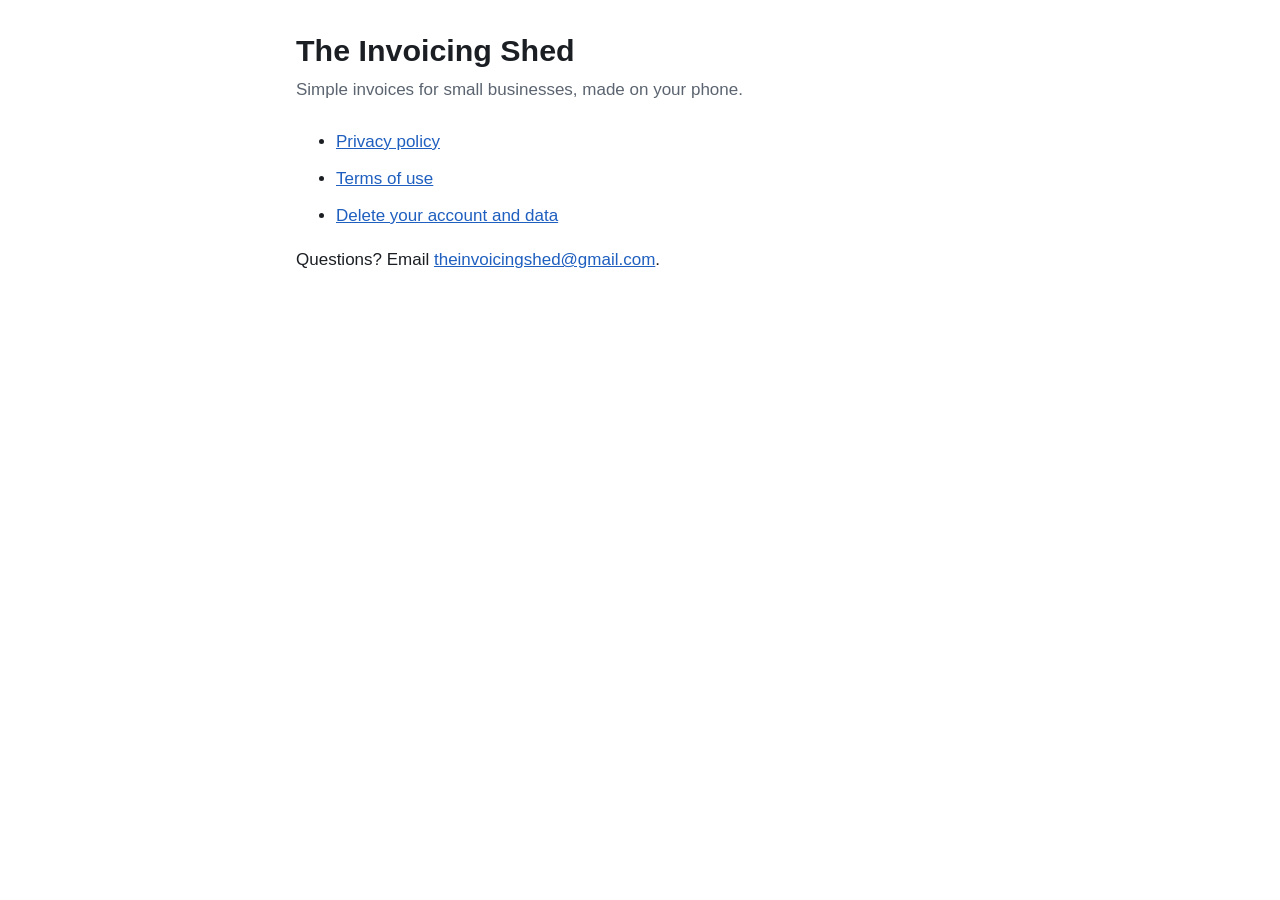
<file: index.html>
<!doctype html>
<html lang="en-GB">
<head>
  <meta charset="utf-8">
  <meta name="viewport" content="width=device-width, initial-scale=1">
  <title>The Invoicing Shed policies</title>
  <link rel="stylesheet" href="style.css">
</head>
<body>
<main>
  <h1>The Invoicing Shed</h1>
  <p class="updated">Simple invoices for small businesses, made on your phone.</p>
  <ul>
    <li><a href="privacy.html">Privacy policy</a></li>
    <li><a href="terms.html">Terms of use</a></li>
    <li><a href="delete-account.html">Delete your account and data</a></li>
  </ul>
  <p>Questions? Email <a href="mailto:theinvoicingshed@gmail.com">theinvoicingshed@gmail.com</a>.</p>
</main>
</body>
</html>
</file>
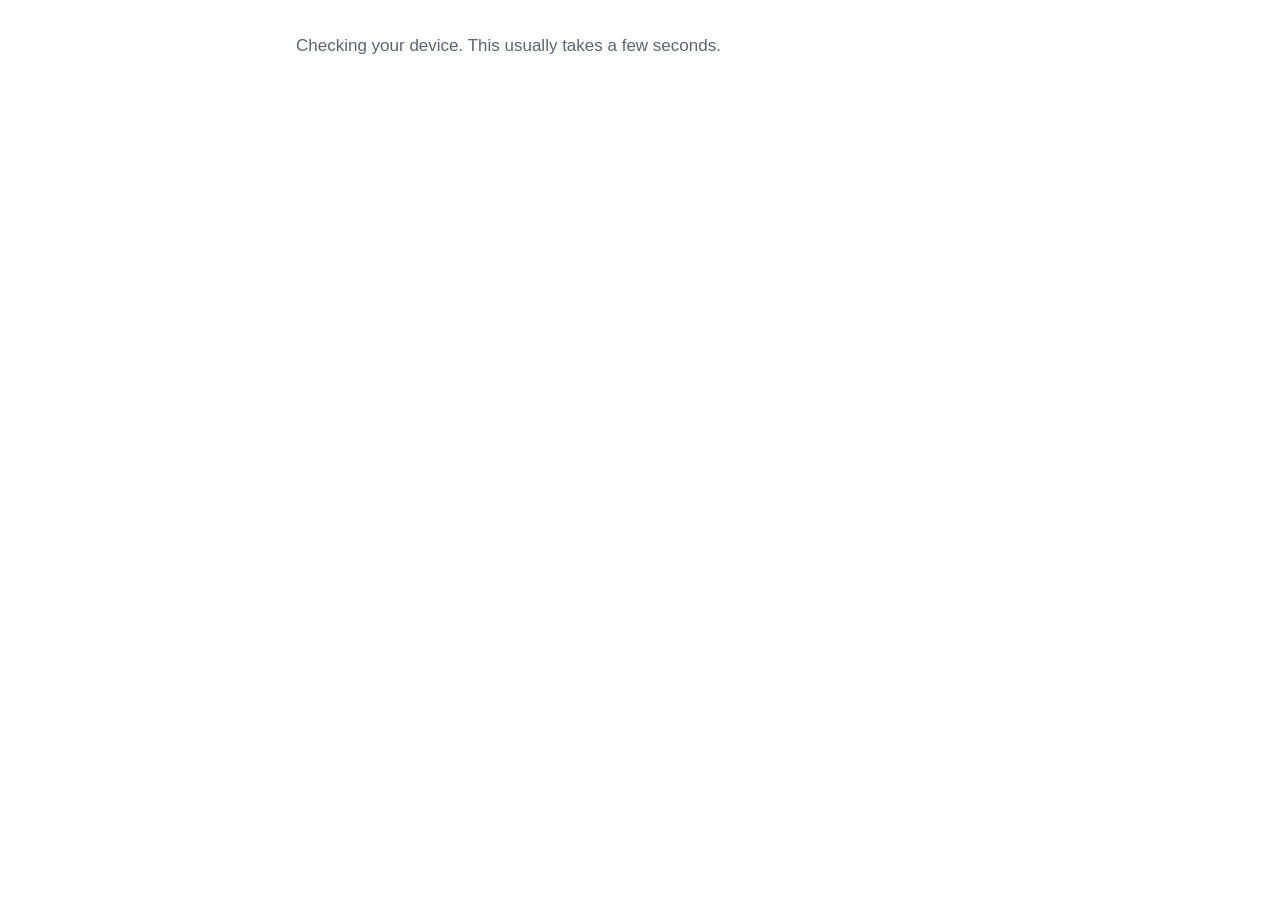
<file: captcha.html>
<!doctype html>
<html lang="en-GB">
<head>
  <meta charset="utf-8">
  <meta name="viewport" content="width=device-width, initial-scale=1">
  <meta name="referrer" content="no-referrer">
  <meta http-equiv="Content-Security-Policy" content="default-src 'none'; script-src 'self' https://challenges.cloudflare.com; frame-src https://challenges.cloudflare.com; connect-src https://challenges.cloudflare.com; style-src 'self'; img-src 'self' data:">
  <title>Robot check - The Invoicing Shed</title>
  <link rel="stylesheet" href="style.css">
</head>
<body>
<main>
  <!-- The Invoicing Shed app opens this page to run Cloudflare Turnstile before sign-in. -->
  <div id="widget"></div>
  <p id="note" class="updated">Checking your device. This usually takes a few seconds.</p>
</main>
<script src="captcha.js"></script>
<script src="https://challenges.cloudflare.com/turnstile/v0/api.js?onload=startCaptcha&amp;render=explicit" async defer></script>
</body>
</html>
</file>
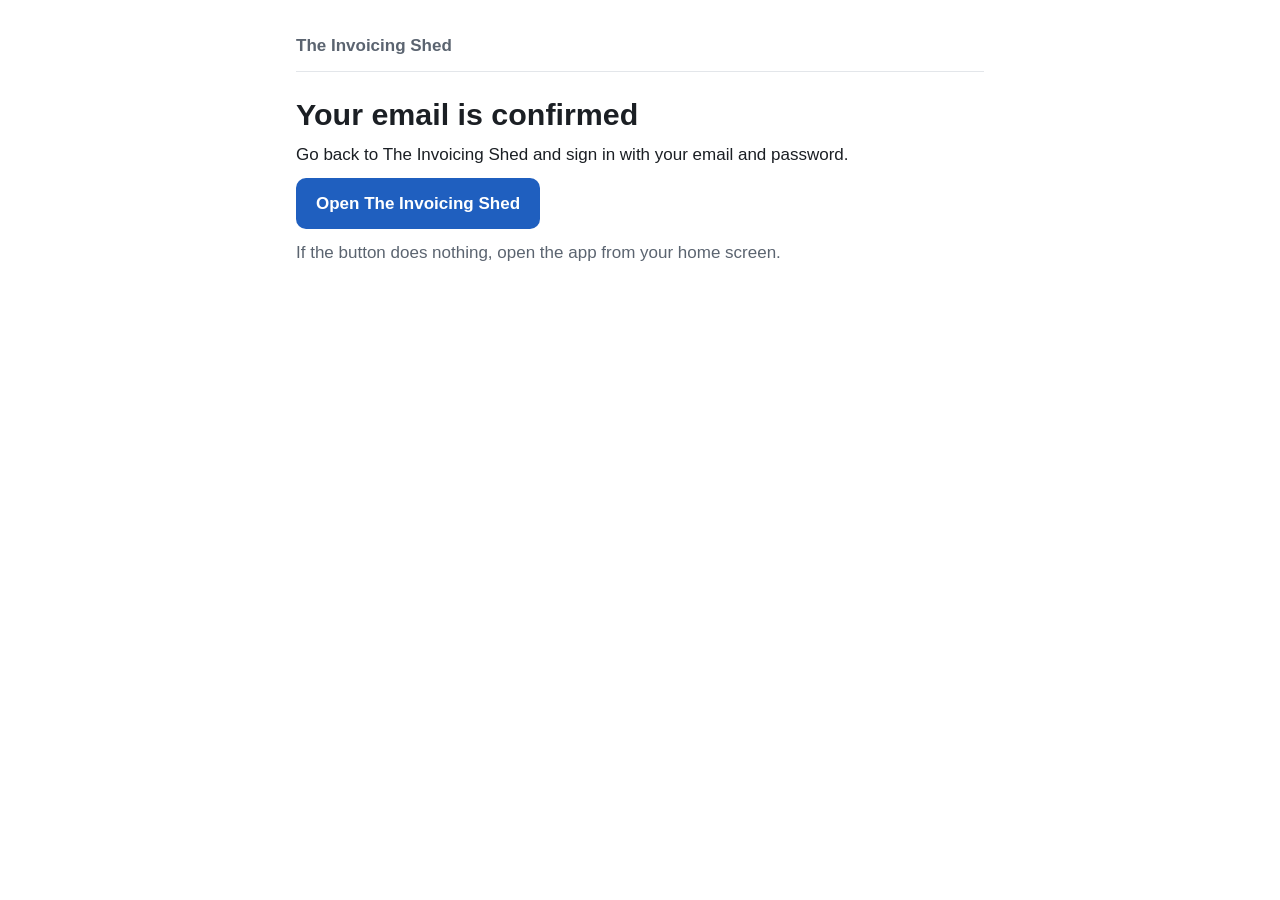
<file: confirmed.html>
<!doctype html>
<html lang="en-GB">
<head>
  <meta charset="utf-8">
  <meta name="viewport" content="width=device-width, initial-scale=1">
  <meta name="referrer" content="no-referrer">
  <title>Email confirmed - The Invoicing Shed</title>
  <link rel="stylesheet" href="style.css">
  <script>
    // Supabase adds sign-in details after the # in this page's address.
    // Remove them straight away so they are not kept in the browser history.
    var failed = /error/.test(location.hash);
    if (location.hash) history.replaceState(null, '', location.pathname);
  </script>
</head>
<body>
<main>
  <header class="site"><a href="index.html">The Invoicing Shed</a></header>

  <div id="ok">
    <h1>Your email is confirmed</h1>
    <p>Go back to The Invoicing Shed and sign in with your email and password.</p>
    <p><a class="button" href="theinvoicingshed://settings/account">Open The Invoicing Shed</a></p>
    <p class="updated">If the button does nothing, open the app from your home screen.</p>
  </div>

  <div id="failed" hidden>
    <h1>This link has expired</h1>
    <p>Confirmation links only work once and for a limited time. Open The Invoicing Shed and create your account again, or sign in if you already confirmed it.</p>
    <p><a class="button" href="theinvoicingshed://settings/account">Open The Invoicing Shed</a></p>
  </div>
  <script>
    if (failed) {
      document.getElementById('ok').hidden = true;
      document.getElementById('failed').hidden = false;
    }
  </script>
</main>
</body>
</html>
</file>
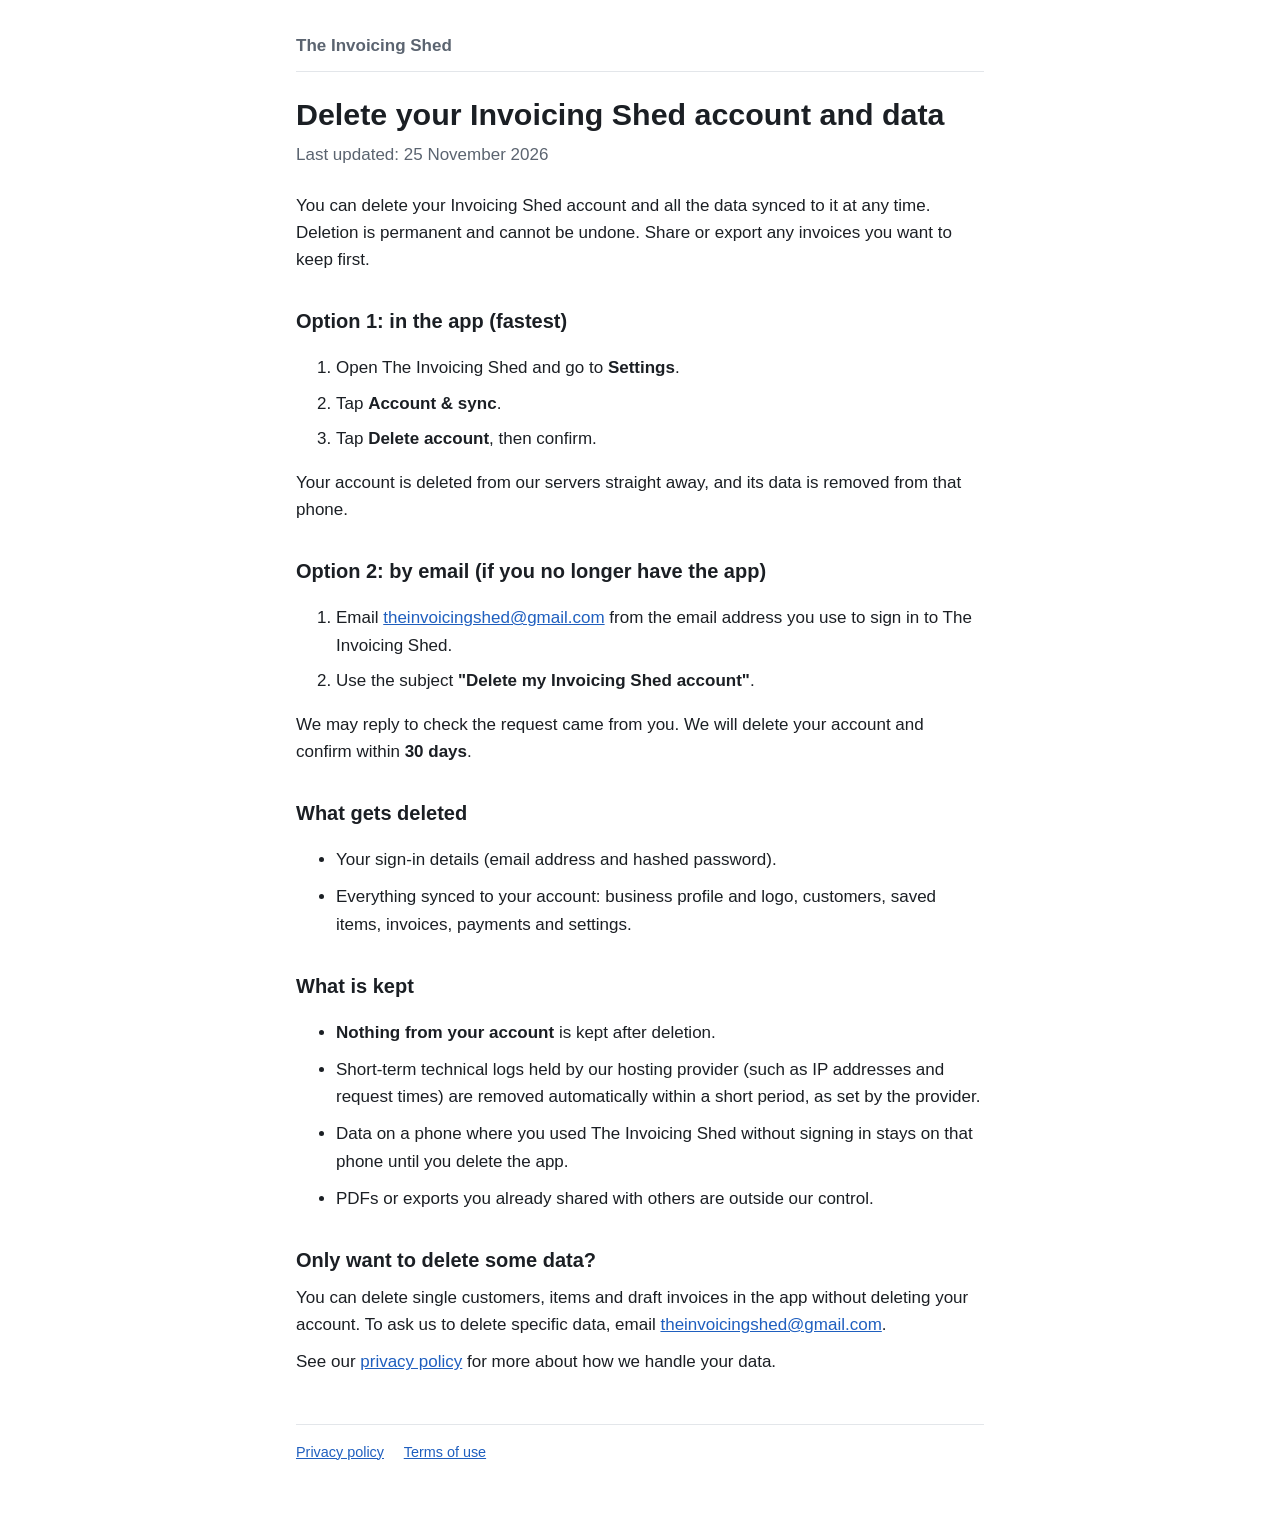
<file: delete-account.html>
<!doctype html>
<html lang="en-GB">
<head>
  <meta charset="utf-8">
  <meta name="viewport" content="width=device-width, initial-scale=1">
  <title>Delete your Invoicing Shed account</title>
  <link rel="stylesheet" href="style.css">
</head>
<body>
<main>
  <header class="site"><a href="index.html">The Invoicing Shed</a></header>

  <h1>Delete your Invoicing Shed account and data</h1>
  <p class="updated">Last updated: 25 November 2026</p>

  <p>You can delete your Invoicing Shed account and all the data synced to it at any time. Deletion is permanent and cannot be undone. Share or export any invoices you want to keep first.</p>

  <h2>Option 1: in the app (fastest)</h2>
  <ol class="steps">
    <li>Open The Invoicing Shed and go to <strong>Settings</strong>.</li>
    <li>Tap <strong>Account &amp; sync</strong>.</li>
    <li>Tap <strong>Delete account</strong>, then confirm.</li>
  </ol>
  <p>Your account is deleted from our servers straight away, and its data is removed from that phone.</p>

  <h2>Option 2: by email (if you no longer have the app)</h2>
  <ol class="steps">
    <li>Email <a href="mailto:theinvoicingshed@gmail.com">theinvoicingshed@gmail.com</a> from the email address you use to sign in to The Invoicing Shed.</li>
    <li>Use the subject <strong>"Delete my Invoicing Shed account"</strong>.</li>
  </ol>
  <p>We may reply to check the request came from you. We will delete your account and confirm within <strong>30 days</strong>.</p>

  <h2>What gets deleted</h2>
  <ul>
    <li>Your sign-in details (email address and hashed password).</li>
    <li>Everything synced to your account: business profile and logo, customers, saved items, invoices, payments and settings.</li>
  </ul>

  <h2>What is kept</h2>
  <ul>
    <li><strong>Nothing from your account</strong> is kept after deletion.</li>
    <li>Short-term technical logs held by our hosting provider (such as IP addresses and request times) are removed automatically within a short period, as set by the provider.</li>
    <li>Data on a phone where you used The Invoicing Shed without signing in stays on that phone until you delete the app.</li>
    <li>PDFs or exports you already shared with others are outside our control.</li>
  </ul>

  <h2>Only want to delete some data?</h2>
  <p>You can delete single customers, items and draft invoices in the app without deleting your account. To ask us to delete specific data, email <a href="mailto:theinvoicingshed@gmail.com">theinvoicingshed@gmail.com</a>.</p>

  <p>See our <a href="privacy.html">privacy policy</a> for more about how we handle your data.</p>

  <footer class="site">
    <a href="privacy.html">Privacy policy</a>
    <a href="terms.html">Terms of use</a>
  </footer>
</main>
</body>
</html>
</file>
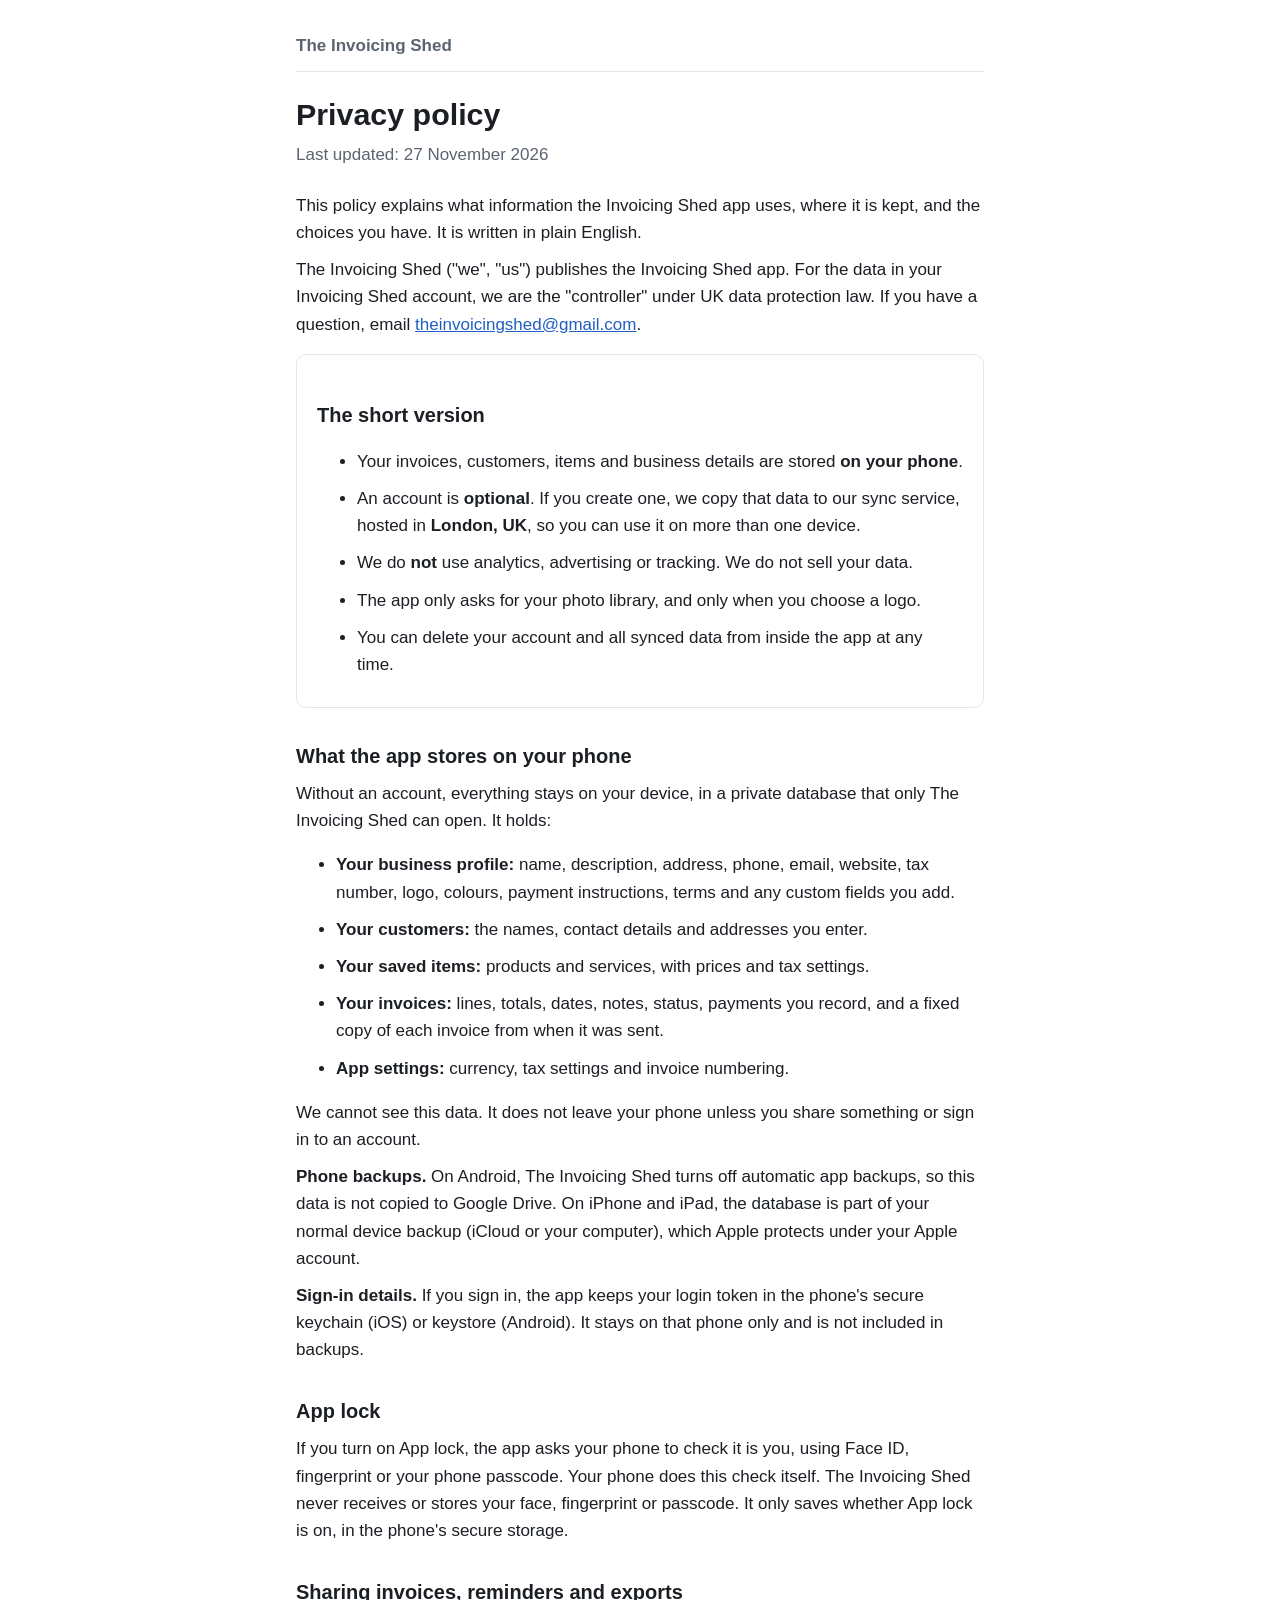
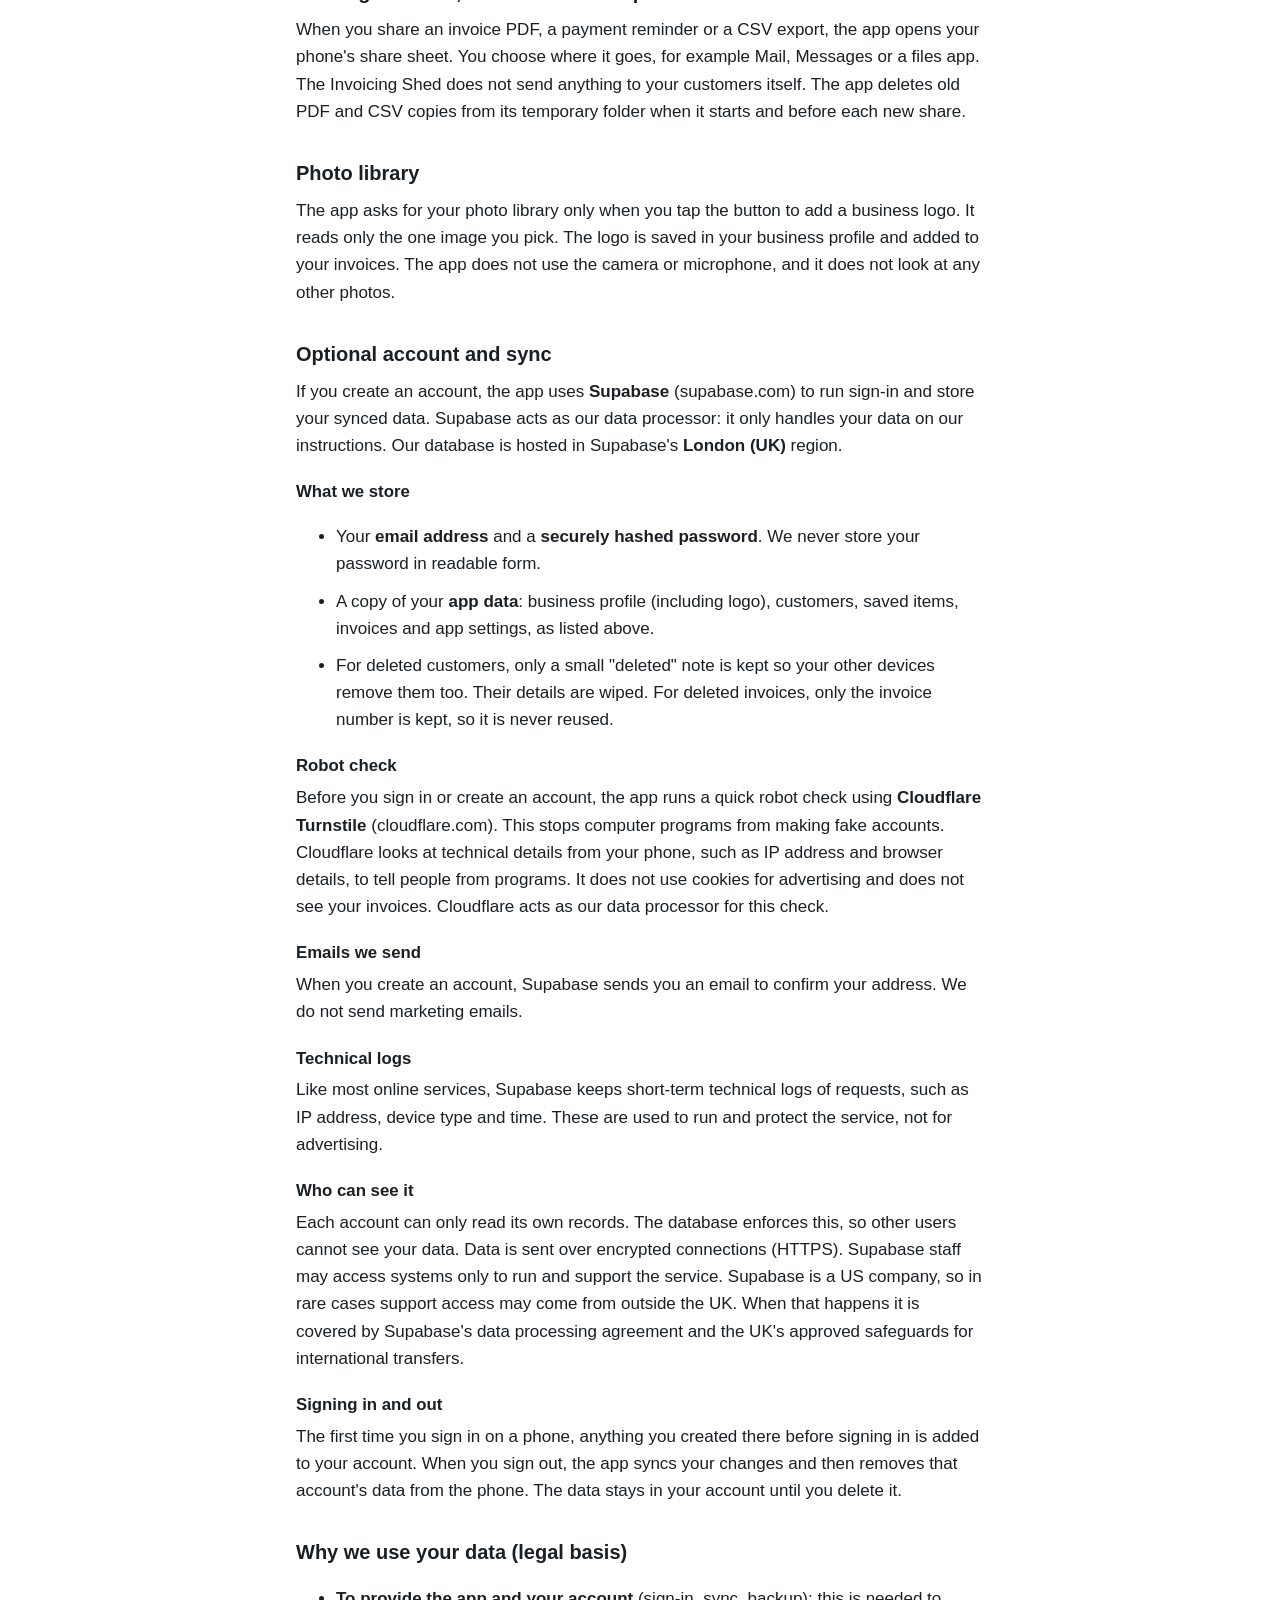
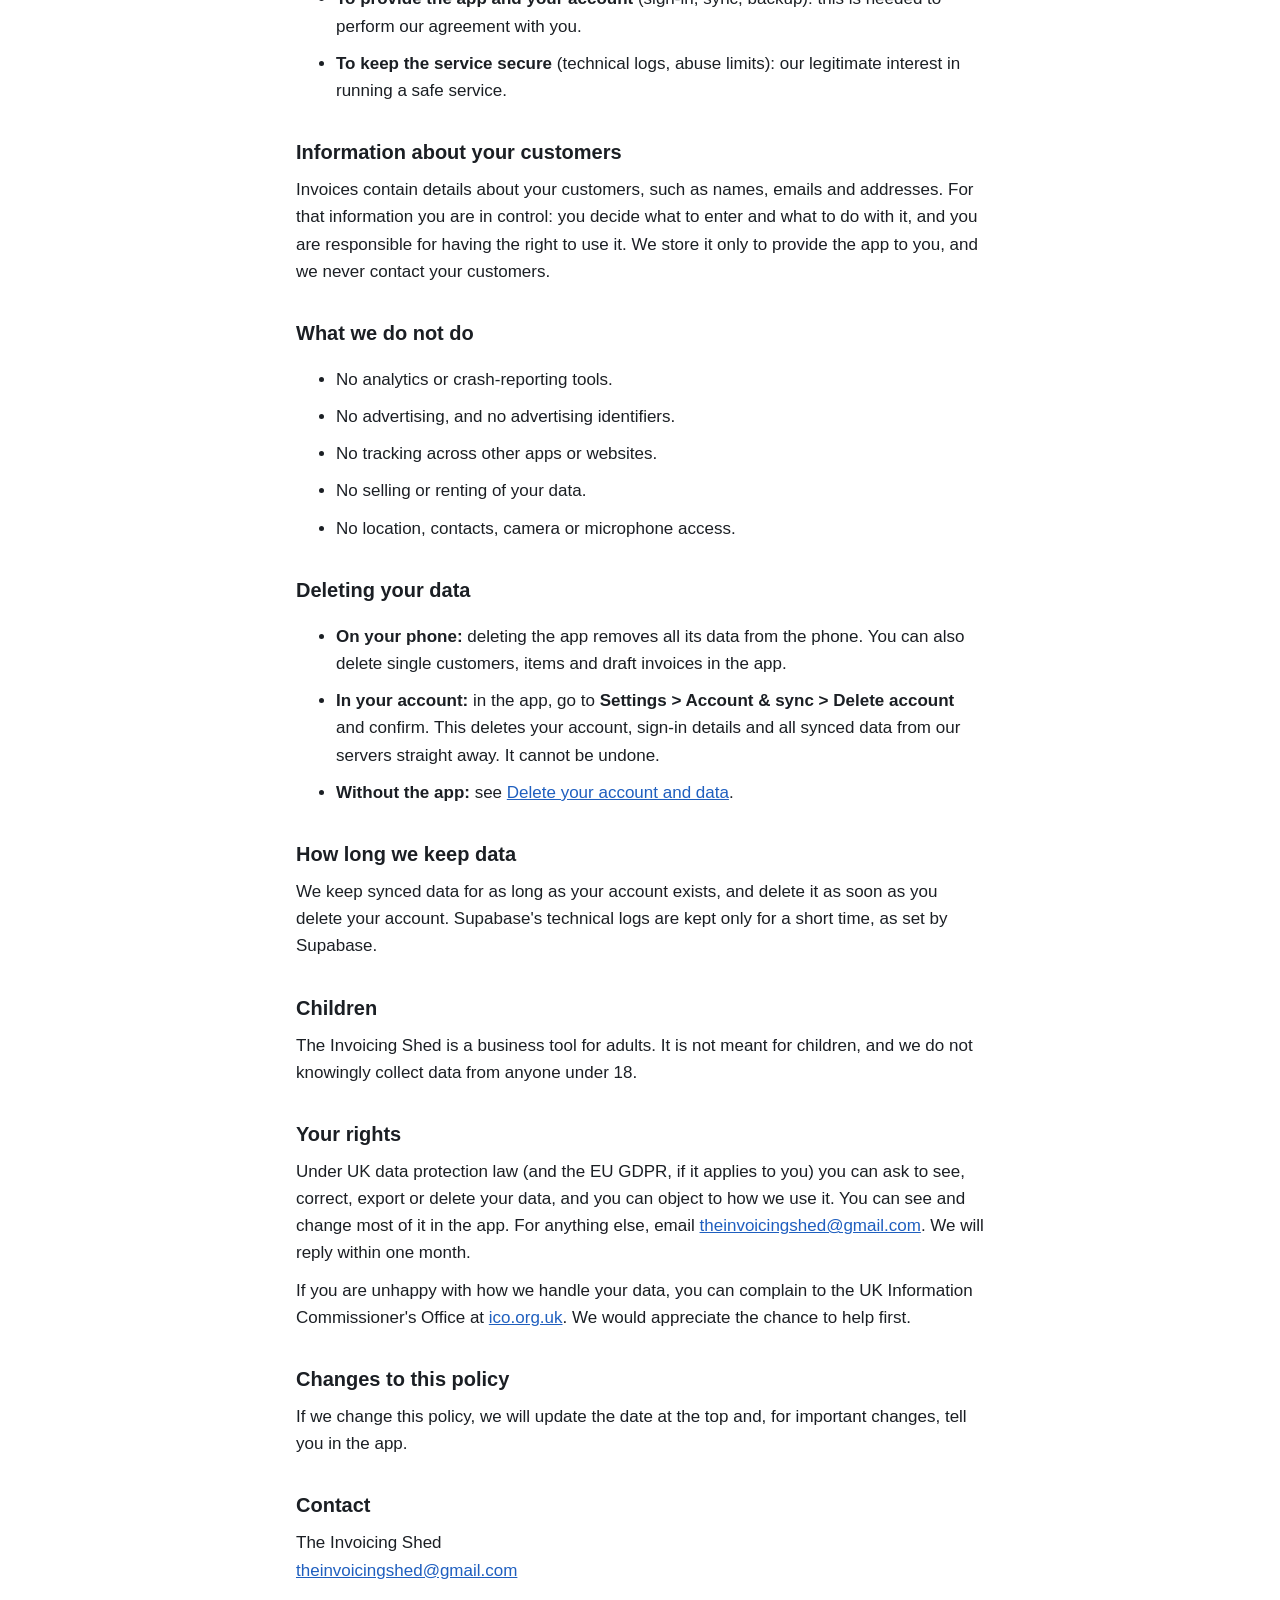
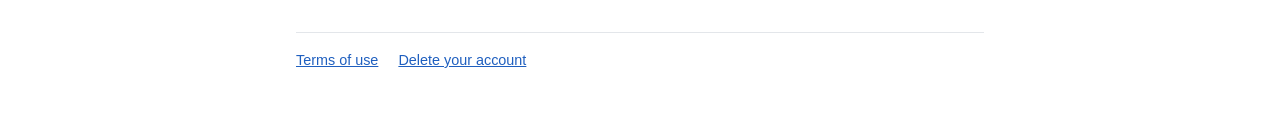
<file: privacy.html>
<!doctype html>
<html lang="en-GB">
<head>
  <meta charset="utf-8">
  <meta name="viewport" content="width=device-width, initial-scale=1">
  <title>The Invoicing Shed privacy policy</title>
  <link rel="stylesheet" href="style.css">
</head>
<body>
<main>
  <header class="site"><a href="index.html">The Invoicing Shed</a></header>

  <h1>Privacy policy</h1>
  <p class="updated">Last updated: 27 November 2026</p>

  <p>This policy explains what information the Invoicing Shed app uses, where it is kept, and the choices you have. It is written in plain English.</p>
  <p>The Invoicing Shed ("we", "us") publishes the Invoicing Shed app. For the data in your Invoicing Shed account, we are the "controller" under UK data protection law. If you have a question, email <a href="mailto:theinvoicingshed@gmail.com">theinvoicingshed@gmail.com</a>.</p>

  <div class="summary">
    <h2>The short version</h2>
    <ul>
      <li>Your invoices, customers, items and business details are stored <strong>on your phone</strong>.</li>
      <li>An account is <strong>optional</strong>. If you create one, we copy that data to our sync service, hosted in <strong>London, UK</strong>, so you can use it on more than one device.</li>
      <li>We do <strong>not</strong> use analytics, advertising or tracking. We do not sell your data.</li>
      <li>The app only asks for your photo library, and only when you choose a logo.</li>
      <li>You can delete your account and all synced data from inside the app at any time.</li>
    </ul>
  </div>

  <h2>What the app stores on your phone</h2>
  <p>Without an account, everything stays on your device, in a private database that only The Invoicing Shed can open. It holds:</p>
  <ul>
    <li><strong>Your business profile:</strong> name, description, address, phone, email, website, tax number, logo, colours, payment instructions, terms and any custom fields you add.</li>
    <li><strong>Your customers:</strong> the names, contact details and addresses you enter.</li>
    <li><strong>Your saved items:</strong> products and services, with prices and tax settings.</li>
    <li><strong>Your invoices:</strong> lines, totals, dates, notes, status, payments you record, and a fixed copy of each invoice from when it was sent.</li>
    <li><strong>App settings:</strong> currency, tax settings and invoice numbering.</li>
  </ul>
  <p>We cannot see this data. It does not leave your phone unless you share something or sign in to an account.</p>
  <p><strong>Phone backups.</strong> On Android, The Invoicing Shed turns off automatic app backups, so this data is not copied to Google Drive. On iPhone and iPad, the database is part of your normal device backup (iCloud or your computer), which Apple protects under your Apple account.</p>
  <p><strong>Sign-in details.</strong> If you sign in, the app keeps your login token in the phone's secure keychain (iOS) or keystore (Android). It stays on that phone only and is not included in backups.</p>

  <h2>App lock</h2>
  <p>If you turn on App lock, the app asks your phone to check it is you, using Face ID, fingerprint or your phone passcode. Your phone does this check itself. The Invoicing Shed never receives or stores your face, fingerprint or passcode. It only saves whether App lock is on, in the phone's secure storage.</p>

  <h2>Sharing invoices, reminders and exports</h2>
  <p>When you share an invoice PDF, a payment reminder or a CSV export, the app opens your phone's share sheet. You choose where it goes, for example Mail, Messages or a files app. The Invoicing Shed does not send anything to your customers itself. The app deletes old PDF and CSV copies from its temporary folder when it starts and before each new share.</p>

  <h2>Photo library</h2>
  <p>The app asks for your photo library only when you tap the button to add a business logo. It reads only the one image you pick. The logo is saved in your business profile and added to your invoices. The app does not use the camera or microphone, and it does not look at any other photos.</p>

  <h2>Optional account and sync</h2>
  <p>If you create an account, the app uses <strong>Supabase</strong> (supabase.com) to run sign-in and store your synced data. Supabase acts as our data processor: it only handles your data on our instructions. Our database is hosted in Supabase's <strong>London (UK)</strong> region.</p>
  <h3>What we store</h3>
  <ul>
    <li>Your <strong>email address</strong> and a <strong>securely hashed password</strong>. We never store your password in readable form.</li>
    <li>A copy of your <strong>app data</strong>: business profile (including logo), customers, saved items, invoices and app settings, as listed above.</li>
    <li>For deleted customers, only a small "deleted" note is kept so your other devices remove them too. Their details are wiped. For deleted invoices, only the invoice number is kept, so it is never reused.</li>
  </ul>
  <h3>Robot check</h3>
  <p>Before you sign in or create an account, the app runs a quick robot check using <strong>Cloudflare Turnstile</strong> (cloudflare.com). This stops computer programs from making fake accounts. Cloudflare looks at technical details from your phone, such as IP address and browser details, to tell people from programs. It does not use cookies for advertising and does not see your invoices. Cloudflare acts as our data processor for this check.</p>
  <h3>Emails we send</h3>
  <p>When you create an account, Supabase sends you an email to confirm your address. We do not send marketing emails.</p>
  <h3>Technical logs</h3>
  <p>Like most online services, Supabase keeps short-term technical logs of requests, such as IP address, device type and time. These are used to run and protect the service, not for advertising.</p>
  <h3>Who can see it</h3>
  <p>Each account can only read its own records. The database enforces this, so other users cannot see your data. Data is sent over encrypted connections (HTTPS). Supabase staff may access systems only to run and support the service. Supabase is a US company, so in rare cases support access may come from outside the UK. When that happens it is covered by Supabase's data processing agreement and the UK's approved safeguards for international transfers.</p>
  <h3>Signing in and out</h3>
  <p>The first time you sign in on a phone, anything you created there before signing in is added to your account. When you sign out, the app syncs your changes and then removes that account's data from the phone. The data stays in your account until you delete it.</p>

  <h2>Why we use your data (legal basis)</h2>
  <ul>
    <li><strong>To provide the app and your account</strong> (sign-in, sync, backup): this is needed to perform our agreement with you.</li>
    <li><strong>To keep the service secure</strong> (technical logs, abuse limits): our legitimate interest in running a safe service.</li>
  </ul>

  <h2>Information about your customers</h2>
  <p>Invoices contain details about your customers, such as names, emails and addresses. For that information you are in control: you decide what to enter and what to do with it, and you are responsible for having the right to use it. We store it only to provide the app to you, and we never contact your customers.</p>

  <h2>What we do not do</h2>
  <ul>
    <li>No analytics or crash-reporting tools.</li>
    <li>No advertising, and no advertising identifiers.</li>
    <li>No tracking across other apps or websites.</li>
    <li>No selling or renting of your data.</li>
    <li>No location, contacts, camera or microphone access.</li>
  </ul>

  <h2>Deleting your data</h2>
  <ul>
    <li><strong>On your phone:</strong> deleting the app removes all its data from the phone. You can also delete single customers, items and draft invoices in the app.</li>
    <li><strong>In your account:</strong> in the app, go to <strong>Settings &gt; Account &amp; sync &gt; Delete account</strong> and confirm. This deletes your account, sign-in details and all synced data from our servers straight away. It cannot be undone.</li>
    <li><strong>Without the app:</strong> see <a href="delete-account.html">Delete your account and data</a>.</li>
  </ul>

  <h2>How long we keep data</h2>
  <p>We keep synced data for as long as your account exists, and delete it as soon as you delete your account. Supabase's technical logs are kept only for a short time, as set by Supabase.</p>

  <h2>Children</h2>
  <p>The Invoicing Shed is a business tool for adults. It is not meant for children, and we do not knowingly collect data from anyone under 18.</p>

  <h2>Your rights</h2>
  <p>Under UK data protection law (and the EU GDPR, if it applies to you) you can ask to see, correct, export or delete your data, and you can object to how we use it. You can see and change most of it in the app. For anything else, email <a href="mailto:theinvoicingshed@gmail.com">theinvoicingshed@gmail.com</a>. We will reply within one month.</p>
  <p>If you are unhappy with how we handle your data, you can complain to the UK Information Commissioner's Office at <a href="https://ico.org.uk/make-a-complaint/">ico.org.uk</a>. We would appreciate the chance to help first.</p>

  <h2>Changes to this policy</h2>
  <p>If we change this policy, we will update the date at the top and, for important changes, tell you in the app.</p>

  <h2>Contact</h2>
  <p>The Invoicing Shed<br>
     <a href="mailto:theinvoicingshed@gmail.com">theinvoicingshed@gmail.com</a></p>

  <footer class="site">
    <a href="terms.html">Terms of use</a>
    <a href="delete-account.html">Delete your account</a>
  </footer>
</main>
</body>
</html>
</file>
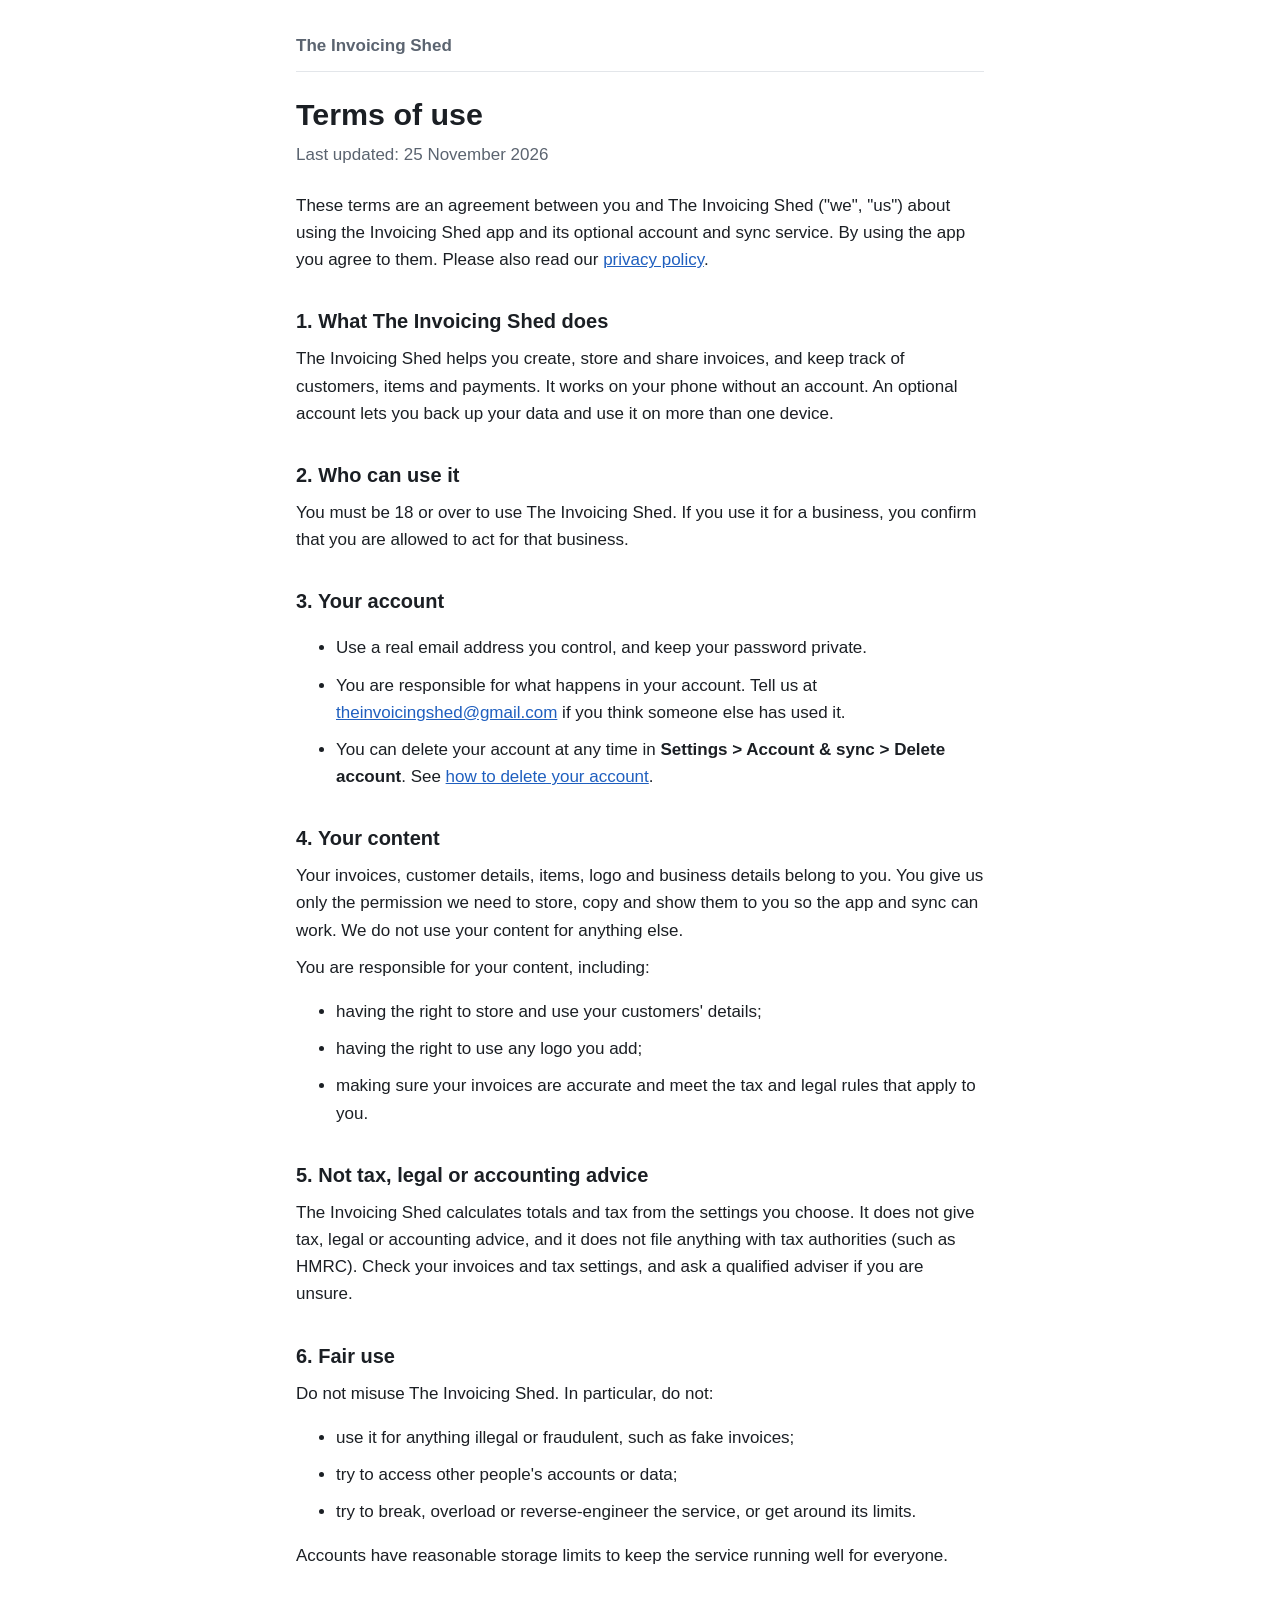
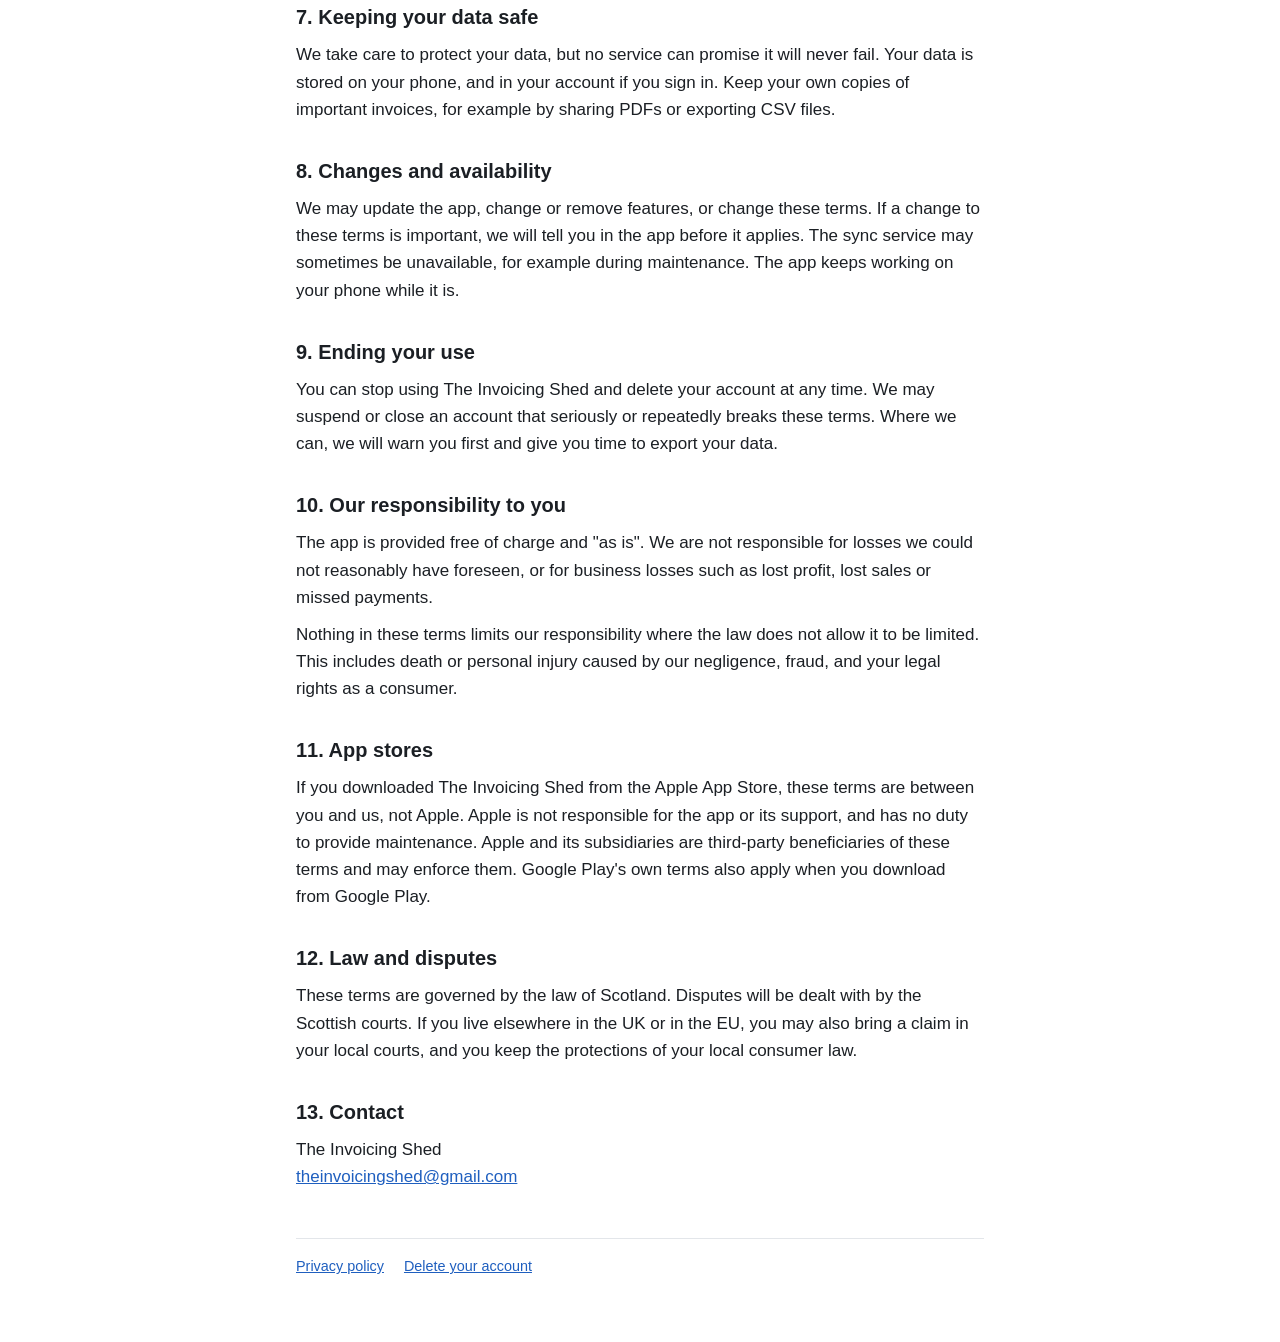
<file: terms.html>
<!doctype html>
<html lang="en-GB">
<head>
  <meta charset="utf-8">
  <meta name="viewport" content="width=device-width, initial-scale=1">
  <title>The Invoicing Shed terms of use</title>
  <link rel="stylesheet" href="style.css">
</head>
<body>
<main>
  <header class="site"><a href="index.html">The Invoicing Shed</a></header>

  <h1>Terms of use</h1>
  <p class="updated">Last updated: 25 November 2026</p>

  <p>These terms are an agreement between you and The Invoicing Shed ("we", "us") about using the Invoicing Shed app and its optional account and sync service. By using the app you agree to them. Please also read our <a href="privacy.html">privacy policy</a>.</p>

  <h2>1. What The Invoicing Shed does</h2>
  <p>The Invoicing Shed helps you create, store and share invoices, and keep track of customers, items and payments. It works on your phone without an account. An optional account lets you back up your data and use it on more than one device.</p>

  <h2>2. Who can use it</h2>
  <p>You must be 18 or over to use The Invoicing Shed. If you use it for a business, you confirm that you are allowed to act for that business.</p>

  <h2>3. Your account</h2>
  <ul>
    <li>Use a real email address you control, and keep your password private.</li>
    <li>You are responsible for what happens in your account. Tell us at <a href="mailto:theinvoicingshed@gmail.com">theinvoicingshed@gmail.com</a> if you think someone else has used it.</li>
    <li>You can delete your account at any time in <strong>Settings &gt; Account &amp; sync &gt; Delete account</strong>. See <a href="delete-account.html">how to delete your account</a>.</li>
  </ul>

  <h2>4. Your content</h2>
  <p>Your invoices, customer details, items, logo and business details belong to you. You give us only the permission we need to store, copy and show them to you so the app and sync can work. We do not use your content for anything else.</p>
  <p>You are responsible for your content, including:</p>
  <ul>
    <li>having the right to store and use your customers' details;</li>
    <li>having the right to use any logo you add;</li>
    <li>making sure your invoices are accurate and meet the tax and legal rules that apply to you.</li>
  </ul>

  <h2>5. Not tax, legal or accounting advice</h2>
  <p>The Invoicing Shed calculates totals and tax from the settings you choose. It does not give tax, legal or accounting advice, and it does not file anything with tax authorities (such as HMRC). Check your invoices and tax settings, and ask a qualified adviser if you are unsure.</p>

  <h2>6. Fair use</h2>
  <p>Do not misuse The Invoicing Shed. In particular, do not:</p>
  <ul>
    <li>use it for anything illegal or fraudulent, such as fake invoices;</li>
    <li>try to access other people's accounts or data;</li>
    <li>try to break, overload or reverse-engineer the service, or get around its limits.</li>
  </ul>
  <p>Accounts have reasonable storage limits to keep the service running well for everyone.</p>

  <h2>7. Keeping your data safe</h2>
  <p>We take care to protect your data, but no service can promise it will never fail. Your data is stored on your phone, and in your account if you sign in. Keep your own copies of important invoices, for example by sharing PDFs or exporting CSV files.</p>

  <h2>8. Changes and availability</h2>
  <p>We may update the app, change or remove features, or change these terms. If a change to these terms is important, we will tell you in the app before it applies. The sync service may sometimes be unavailable, for example during maintenance. The app keeps working on your phone while it is.</p>

  <h2>9. Ending your use</h2>
  <p>You can stop using The Invoicing Shed and delete your account at any time. We may suspend or close an account that seriously or repeatedly breaks these terms. Where we can, we will warn you first and give you time to export your data.</p>

  <h2>10. Our responsibility to you</h2>
  <p>The app is provided free of charge and "as is". We are not responsible for losses we could not reasonably have foreseen, or for business losses such as lost profit, lost sales or missed payments.</p>
  <p>Nothing in these terms limits our responsibility where the law does not allow it to be limited. This includes death or personal injury caused by our negligence, fraud, and your legal rights as a consumer.</p>

  <h2>11. App stores</h2>
  <p>If you downloaded The Invoicing Shed from the Apple App Store, these terms are between you and us, not Apple. Apple is not responsible for the app or its support, and has no duty to provide maintenance. Apple and its subsidiaries are third-party beneficiaries of these terms and may enforce them. Google Play's own terms also apply when you download from Google Play.</p>

  <h2>12. Law and disputes</h2>
  <p>These terms are governed by the law of Scotland. Disputes will be dealt with by the Scottish courts. If you live elsewhere in the UK or in the EU, you may also bring a claim in your local courts, and you keep the protections of your local consumer law.</p>

  <h2>13. Contact</h2>
  <p>The Invoicing Shed<br>
     <a href="mailto:theinvoicingshed@gmail.com">theinvoicingshed@gmail.com</a></p>

  <footer class="site">
    <a href="privacy.html">Privacy policy</a>
    <a href="delete-account.html">Delete your account</a>
  </footer>
</main>
</body>
</html>
</file>
<file: style.css>
/* Shared look for the Invoicing Shed policy pages. */
:root {
  --bg: #ffffff;
  --ink: #1b1f24;
  --muted: #5b6470;
  --line: #e3e6ea;
  --accent: #1f5fbf;
  --todo-bg: #fff3b0;
  --todo-ink: #5c4400;
}
@media (prefers-color-scheme: dark) {
  :root {
    --bg: #14171b;
    --ink: #e9ecef;
    --muted: #a3abb5;
    --line: #2a2f36;
    --accent: #7fb0ff;
    --todo-bg: #4a3b00;
    --todo-ink: #ffe58a;
  }
}
* { box-sizing: border-box; }
body {
  margin: 0;
  background: var(--bg);
  color: var(--ink);
  font: 17px/1.6 -apple-system, BlinkMacSystemFont, "Segoe UI", Roboto, Helvetica, Arial, sans-serif;
}
main { max-width: 720px; margin: 0 auto; padding: 32px 16px 64px; }
header.site { border-bottom: 1px solid var(--line); padding-bottom: 12px; margin-bottom: 24px; }
header.site a { color: var(--muted); text-decoration: none; font-weight: 600; }
h1 { font-size: 1.9rem; line-height: 1.2; margin: 0 0 8px; }
h2 { font-size: 1.25rem; margin: 32px 0 8px; }
h3 { font-size: 1.05rem; margin: 20px 0 4px; }
p, li { margin: 0 0 10px; }
a { color: var(--accent); }
.updated { color: var(--muted); margin-bottom: 24px; }
.summary { border: 1px solid var(--line); border-radius: 10px; padding: 12px 20px; margin: 16px 0 8px; }
.steps li { margin-bottom: 8px; }
/* Details the owner still has to fill in. Remove the <mark> once filled. */
mark.todo { background: var(--todo-bg); color: var(--todo-ink); padding: 0 4px; border-radius: 4px; font-weight: 600; }
footer.site { border-top: 1px solid var(--line); margin-top: 48px; padding-top: 16px; color: var(--muted); font-size: 0.9rem; }
footer.site a { margin-right: 16px; }
/* Main action link, used on the email confirmed page. */
a.button {
  display: inline-block;
  background: var(--accent);
  color: var(--bg);
  padding: 12px 20px;
  border-radius: 10px;
  font-weight: 600;
  text-decoration: none;
}
</file>
